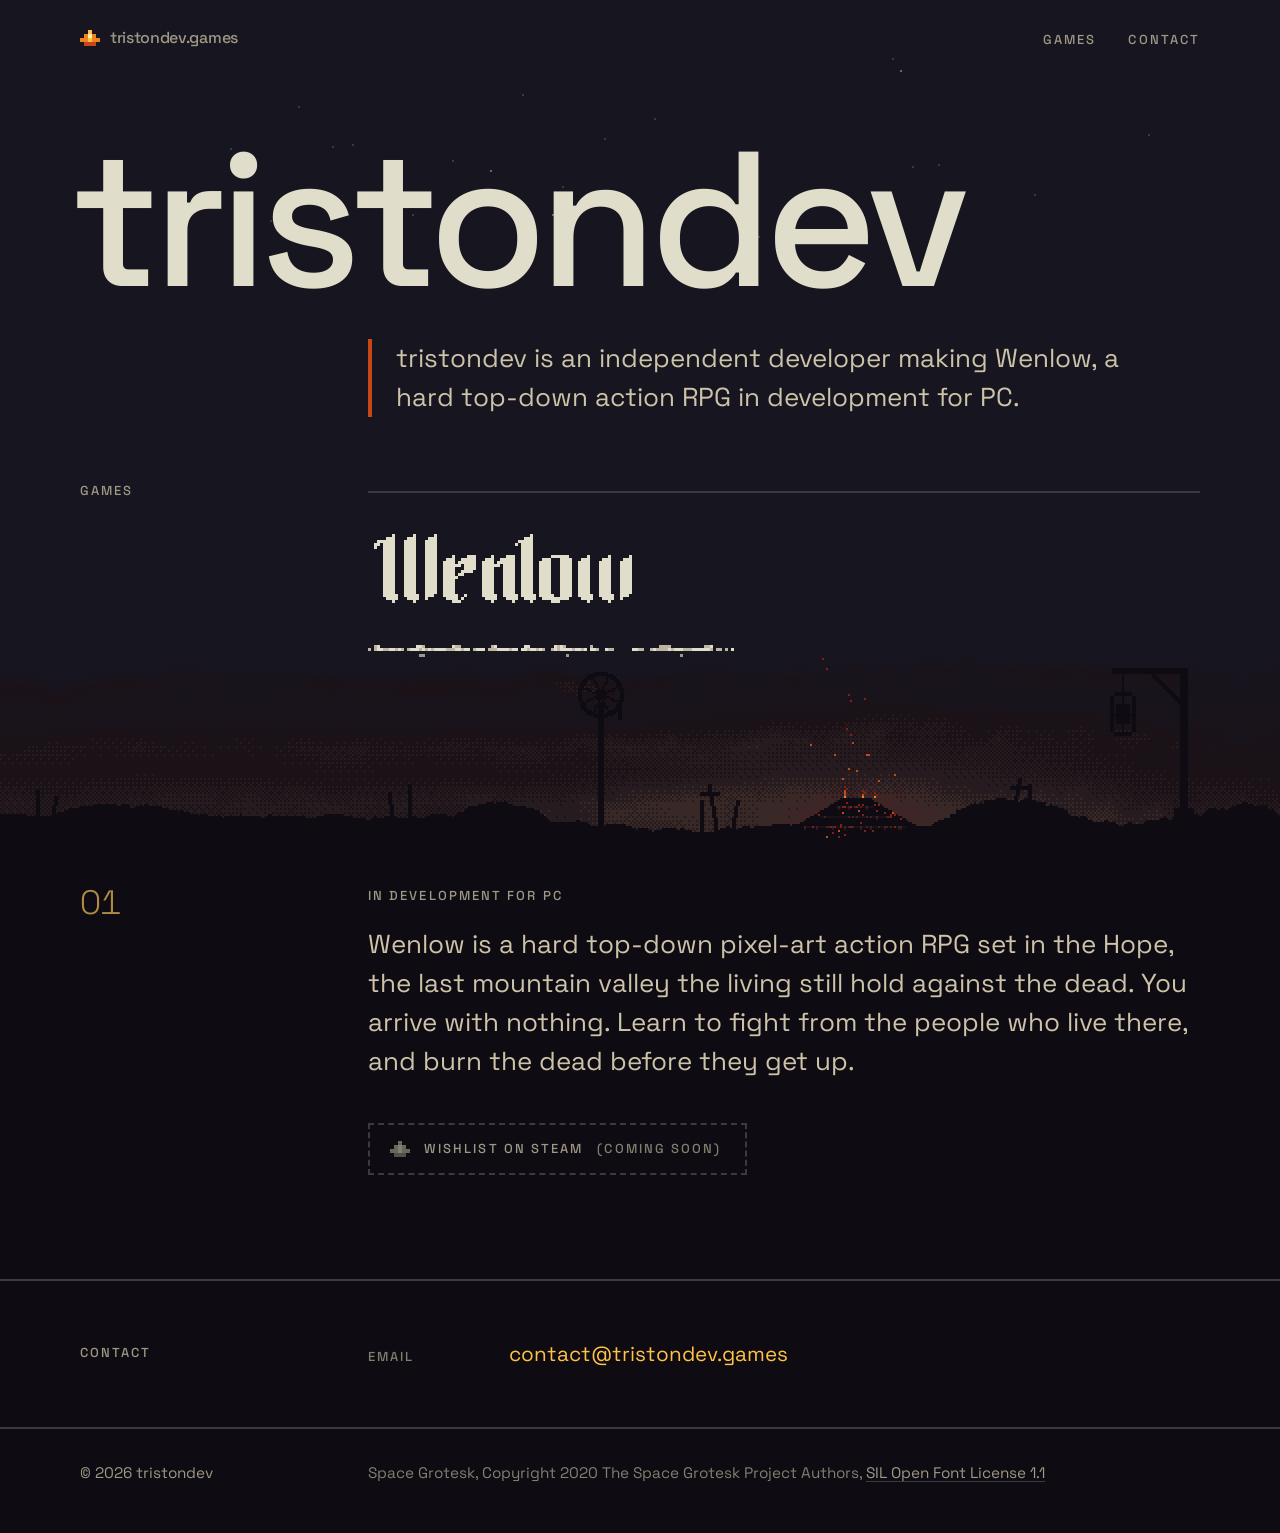
<file: index.html>
<!doctype html>
<html lang="en">
<head>
<meta charset="utf-8">
<meta name="viewport" content="width=device-width, initial-scale=1">
<title>tristondev</title>
<meta name="description" content="tristondev is an independent developer making Wenlow, a hard top-down pixel-art action RPG for PC.">
<meta name="color-scheme" content="dark">
<meta name="theme-color" content="#17151f">
<link rel="canonical" href="https://tristondev.games/">
<meta property="og:type" content="website">
<meta property="og:site_name" content="tristondev">
<meta property="og:url" content="https://tristondev.games/">
<meta property="og:title" content="tristondev">
<meta property="og:description" content="tristondev is an independent developer making Wenlow, a hard top-down pixel-art action RPG for PC.">
<link rel="icon" href="assets/favicon.svg" type="image/svg+xml">
<link rel="preload" href="assets/fonts/SpaceGrotesk-Variable.ttf" as="font" type="font/ttf" crossorigin>
<link rel="stylesheet" href="style.css">
</head>
<body>
<a class="skip" href="#main">Skip to the content</a>

<header class="top">
  <div class="wrap top__row">
    <a class="top__home" href="#main" aria-label="tristondev, home">
      <svg class="coal" viewBox="0 0 5 4" aria-hidden="true" focusable="false" shape-rendering="crispEdges">
        <rect x="2" y="0" width="1" height="1" fill="#ffc247"/>
        <rect x="1" y="1" width="3" height="1" fill="#f08222"/>
        <rect x="2" y="1" width="1" height="1" fill="#fff1a8"/>
        <rect x="0" y="2" width="5" height="1" fill="#f08222"/>
        <rect x="2" y="2" width="1" height="1" fill="#ffc247"/>
        <rect x="1" y="3" width="3" height="1" fill="#c74718"/>
      </svg>
      <span>tristondev.games</span>
    </a>
    <nav aria-label="Site">
      <ul class="top__nav">
        <li><a href="#games">Games</a></li>
        <li><a href="#contact">Contact</a></li>
      </ul>
    </nav>
  </div>
</header>

<main id="main">
  <section class="hero" aria-labelledby="studio">
    <div class="wrap hero__inner">
      <h1 id="studio" class="hero__name">tristondev</h1>
      <p class="hero__about">tristondev is an independent developer making Wenlow, a hard top-down action RPG in development for PC.</p>
    </div>
  </section>

  <section id="games" class="games" aria-labelledby="games-title">
    <div class="wrap games__head">
      <h2 id="games-title" class="label-head">Games</h2>
      <span class="games__rule" aria-hidden="true"></span>
    </div>

    <ol class="games__list">
      <li class="game" aria-labelledby="wenlow-title">
        <div class="band">
          <div class="wrap band__inner">
            <h3 id="wenlow-title" class="game__mark">
              <img src="assets/art/title_wordmark.png" width="122" height="41" alt="Wenlow">
            </h3>
            <span class="band__alt" role="img" aria-label="Wenlow's title scene at dusk: a dark ridge under a night sky, a burning pyre on the ridge, a cart wheel raised on a pole and a cage hanging from a gibbet."></span>
          </div>
          <div class="embers" aria-hidden="true">
            <i></i><i></i><i></i><i></i><i></i><i></i><i></i>
          </div>
        </div>

        <div class="wrap game__body">
          <p class="game__num" aria-hidden="true">01</p>
          <p class="game__meta">In development for PC</p>
          <p class="game__line">Wenlow is a hard top-down pixel-art action RPG set in the Hope, the last mountain valley the living still hold against the dead. You arrive with nothing. Learn to fight from the people who live there, and burn the dead before they get up.</p>
          <p class="game__actions">
            <button class="wish" type="button" disabled aria-disabled="true">
              <svg class="coal coal--cold" viewBox="0 0 5 4" aria-hidden="true" focusable="false" shape-rendering="crispEdges">
                <rect x="2" y="0" width="1" height="1" fill="#69695b"/>
                <rect x="1" y="1" width="3" height="1" fill="#69695b"/>
                <rect x="2" y="1" width="1" height="1" fill="#827f6f"/>
                <rect x="0" y="2" width="5" height="1" fill="#69695b"/>
                <rect x="2" y="2" width="1" height="1" fill="#827f6f"/>
                <rect x="1" y="3" width="3" height="1" fill="#505249"/>
              </svg>
              Wishlist on Steam <span class="wish__soon">(coming soon)</span>
            </button>
          </p>
        </div>
      </li>
    </ol>
  </section>

  <section id="contact" class="contact" aria-labelledby="contact-title">
    <div class="wrap contact__grid">
      <h2 id="contact-title" class="label-head">Contact</h2>
      <dl class="contact__list">
        <div><dt>Email</dt><dd><a href="mailto:contact@tristondev.games">contact@tristondev.games</a></dd></div>
      </dl>
    </div>
  </section>
</main>

<footer class="foot">
  <div class="wrap foot__grid">
    <p class="foot__copy">&copy; 2026 tristondev</p>
    <ul class="foot__credits" aria-label="Font credits">
      <li>Space Grotesk, Copyright 2020 The Space Grotesk Project Authors, <a href="assets/fonts/OFL_SpaceGrotesk.txt">SIL Open Font License&nbsp;1.1</a></li>
    </ul>
  </div>
</footer>
</body>
</html>
</file>
<file: style.css>
/* tristondev.games
   Every colour is a step of Wenlow's palette (the game's UiStyle names in the comments).
   All the words are Space Grotesk; the only pixel lettering is Wenlow's own wordmark picture.
   The two pictures are pixel art and are shown only at whole-number scales: --s is the
   scene's scale, raised at the widths where the 860 px picture would stop covering the page. */

@font-face {
  font-family: "Space Grotesk";
  src: url("assets/fonts/SpaceGrotesk-Variable.ttf") format("truetype");
  font-weight: 300 700;
  font-style: normal;
  font-display: swap;
}

:root {
  /* the scene's own colours */
  --sky: #17151f;        /* the title scene's night sky */
  --ink: #0e0b12;        /* ink 0: the ground below the ridge, every panel */
  /* the UI's words */
  --salt: #e0ddca;       /* bloom 3: headings */
  --text: #ccc3a9;       /* linen 3: words to read */
  --narration: #9e9885;  /* stone 6: labels and quiet words */
  --dim: #827f6f;        /* stone 5: notes on the ground */
  --hair: #393b40;       /* stone 2: rules */
  --brass: #ad8b42;      /* brass 2: a speaker's name; here the list's numbers */
  /* the pyre */
  --fire-1: #c74718;
  --fire-2: #f08222;
  --fire-3: #ffc247;
  --fire-4: #fff1a8;

  --face: "Space Grotesk", "Segoe UI", system-ui, sans-serif;

  --s: 1;                          /* the scene's scale */
  --px: calc(var(--s) * 1px);      /* one art pixel of the scene */
  --gutter: 16px;
  --rail: 0px;                     /* the label column, opened from 860 px up */
  --gap: 0px;

  --name-size: 80px;               /* the studio's name: Space Grotesk 500, tracked -0.04em */
  --lead-size: 20px;               /* the two paragraphs that introduce: the studio and the game */
  --lead-line: 1.5;
  --body-size: 17px;               /* everything else that is read */
  --body-line: 1.55;
  --label-size: 12px;              /* the menu, the labels, the button: capitals, tracked open */
  --label-track: 0.16em;
  --mark-size: 15px;               /* the corner mark */
  --mark: 2;                       /* the wordmark's scale */
  --band-rows: 210;                /* how many of the scene's rows the band shows, up from row 370 */
}

@media (min-width: 860px) {
  :root {
    --s: 2;
    --gutter: 48px;
    --rail: 176px;
    --gap: 48px;
    --name-size: 160px;
    --lead-size: 24px;
    --body-size: 18px;
    --label-size: 13px;
    --mark-size: 16px;
    --mark: 3;
    --band-rows: 180;
  }
}
@media (min-width: 1200px) { :root { --gutter: 80px; --rail: 224px; --gap: 64px; --name-size: 192px; --lead-size: 26px; } }
@media (min-width: 1720px) {
  :root {
    --s: 3; --gutter: 112px; --rail: 320px; --gap: 80px;
    --name-size: 224px; --lead-size: 28px; --body-size: 19px; --label-size: 14px; --mark-size: 17px; --mark: 4;
  }
}
@media (min-width: 2300px) {
  :root { --name-size: 256px; --lead-size: 32px; --body-size: 21px; --label-size: 16px; --mark-size: 20px; }
}
@media (min-width: 2581px) { :root { --s: 4; --name-size: 320px; --lead-size: 36px; --body-size: 23px; --label-size: 17px; --mark-size: 22px; --mark: 5; } }

*, *::before, *::after { box-sizing: border-box; }

html { background: var(--ink); scroll-behavior: smooth; -webkit-text-size-adjust: 100%; text-size-adjust: 100%; }

body {
  margin: 0;
  color: var(--text);
  font: 400 var(--body-size) / var(--body-line) var(--face);
  font-kerning: normal;
  -webkit-font-smoothing: antialiased;
  -moz-osx-font-smoothing: grayscale;
  /* the scene's stars sit in its top 124 rows; below them the sky is one flat colour */
  background:
    linear-gradient(to bottom, transparent calc(124 * var(--px)), var(--sky) 0) top center / 100% 100% no-repeat,
    url("assets/art/title_scene.png") top center / calc(860 * var(--px)) calc(400 * var(--px)) no-repeat,
    var(--sky);
  image-rendering: pixelated;
  overflow-x: hidden;
}

img { image-rendering: pixelated; }

.wrap {
  width: 100%;
  max-width: calc(2400px + 2 * var(--gutter));
  margin-inline: auto;
  padding-inline: var(--gutter);
}

a { color: var(--fire-3); text-decoration: none; }
a:hover { color: var(--fire-4); }
:focus-visible { outline: 2px solid var(--fire-3); outline-offset: 4px; }

/* the quiet partner: small capitals, tracked open, for the menu, the labels and the button */
.skip, .top__nav a, .label-head, .game__meta, .contact__list dt, .wish {
  font: 500 var(--label-size) / 1.6 var(--face);
  letter-spacing: var(--label-track);
  text-transform: uppercase;
}

.skip {
  position: absolute; left: var(--gutter); top: -64px; z-index: 10;
  padding: 8px 16px; background: var(--ink); color: var(--fire-3);
}
.skip:focus { top: 16px; }

/* ---------- the header ---------- */

.top__row {
  display: flex; align-items: center; justify-content: space-between; gap: 16px;
  padding-block: 24px;
}
.top__home {
  display: inline-flex; align-items: center; gap: 10px;
  font: 500 var(--mark-size) / 1 var(--face);
  letter-spacing: -0.02em;
  color: var(--narration);
}
.top__nav a { display: inline-flex; align-items: center; color: var(--narration); }
.top__home:hover, .top__nav a:hover { color: var(--salt); }
.top__nav { display: flex; gap: 32px; margin: 0; padding: 0; list-style: none; }

/* the ember stays pixel: 5 by 4 art pixels, shown at a whole scale */
.coal { width: 20px; height: 16px; flex: none; image-rendering: pixelated; }
@media (min-width: 2300px) { .coal { width: 25px; height: 20px; } }

/* ---------- the studio ---------- */

.hero__inner {
  padding-block: calc(24 * var(--px)) calc(32 * var(--px));
  display: grid;
  grid-template-columns: var(--rail) minmax(0, 1fr);
  column-gap: var(--gap);
}
.hero__name {
  grid-column: 1 / -1;
  margin: 0 0 0 -0.04em;
  /* never wider than the page: the name is about 4.7 of its own sizes wide */
  font: 500 min(var(--name-size), calc((100vw - 2 * var(--gutter)) / 4.85)) / 1 var(--face);
  letter-spacing: -0.04em;
  color: var(--salt);
  text-rendering: optimizeLegibility;
  white-space: nowrap;
}
.hero__about {
  grid-column: 2;
  max-width: 30em;
  margin: calc(var(--lead-size) * 0.9) 0 0;
  padding-left: 24px;
  border-left: 4px solid var(--fire-1);
  font-size: var(--lead-size);
  line-height: var(--lead-line);
  color: var(--text);
  text-wrap: pretty;
}

/* ---------- the games ---------- */

.label-head { margin: 0; color: var(--narration); }

.games__head {
  display: grid;
  grid-template-columns: var(--rail) minmax(0, 1fr);
  column-gap: var(--gap);
  align-items: center;
  padding-block: 0 calc(8 * var(--px));
}
.games__rule { height: 2px; background: var(--hair); }

.games__list { list-style: none; margin: 0; padding: 0; }

/* the band: the scene's rows up to 370 (from 190 on wide screens, from 160 on phones, where the
   wordmark needs more sky), so the ridge and the pyre sit near its foot */
.band {
  position: relative;
  height: calc(var(--band-rows) * var(--px));
  background: url("assets/art/title_scene.png") center calc(100% + 30 * var(--px)) / calc(860 * var(--px)) calc(400 * var(--px)) no-repeat var(--sky);
  image-rendering: pixelated;
  overflow: hidden;
}
.band__inner {
  display: grid;
  grid-template-columns: var(--rail) minmax(0, 1fr);
  column-gap: var(--gap);
  padding-top: calc(8 * var(--px));
}
.game__mark { grid-column: 2; margin: 0; line-height: 0; }
.game__mark img {
  width: calc(122px * var(--mark));
  height: calc(41px * var(--mark));
  max-width: none;
}

/* the embers: the pyre's top sits 107 art pixels right of the picture's centre and 44 above the band's foot */
.embers {
  position: absolute;
  left: calc(50% + 107 * var(--px));
  bottom: calc(46 * var(--px));
  width: 0; height: 0;
}
.embers i {
  position: absolute; left: 0; bottom: 0;
  width: var(--px); height: var(--px);
  background: var(--fire-2);
  opacity: 0;
  animation: rise var(--t, 6s) steps(var(--steps, 40)) var(--d, 0s) infinite;
}
.embers i:nth-child(1) { --dx: -3; --dy: 70;  --t: 5.2s; --d: 0s;   --steps: 35; background: var(--fire-3); }
.embers i:nth-child(2) { --dx: 4;  --dy: 95;  --t: 7.0s; --d: 1.1s; --steps: 48; }
.embers i:nth-child(3) { --dx: -6; --dy: 60;  --t: 4.6s; --d: 2.3s; --steps: 30; background: var(--fire-1); }
.embers i:nth-child(4) { --dx: 2;  --dy: 110; --t: 8.2s; --d: 3.0s; --steps: 55; }
.embers i:nth-child(5) { --dx: 7;  --dy: 80;  --t: 6.1s; --d: 4.4s; --steps: 40; background: var(--fire-3); }
.embers i:nth-child(6) { --dx: -2; --dy: 105; --t: 7.6s; --d: 5.2s; --steps: 50; background: var(--fire-1); }
.embers i:nth-child(7) { --dx: 1;  --dy: 75;  --t: 5.6s; --d: 6.3s; --steps: 38; }

@keyframes rise {
  0%   { transform: translate(0, 0); opacity: 0; }
  8%   { opacity: 1; }
  60%  { opacity: .8; }
  100% { transform: translate(calc(var(--dx) * var(--px)), calc(var(--dy) * -1 * var(--px))); opacity: 0; }
}

.game__body {
  background: var(--ink);
  display: grid;
  grid-template-columns: var(--rail) minmax(0, 1fr);
  column-gap: var(--gap);
  padding-block: calc(4 * var(--px)) calc(var(--lead-size) * 4);
}
/* the ground runs the whole width, past the wrap */
.game { background: var(--ink); }

.game__num {
  margin: 0;
  font: 300 calc(var(--label-size) * 2.6) / 1 var(--face);
  letter-spacing: -0.02em;
  font-variant-numeric: tabular-nums;
  color: var(--brass);
}
.game__meta {
  grid-column: 2;
  margin: 0 0 calc(var(--lead-size) * 0.7);
  color: var(--narration);
}
.game__line {
  grid-column: 2;
  max-width: 34em;
  margin: 0;
  font-size: var(--lead-size);
  line-height: var(--lead-line);
  color: var(--text);
  text-wrap: pretty;
}
.game__actions { grid-column: 2; margin: calc(var(--lead-size) * 1.6) 0 0; }

.wish {
  display: inline-flex; align-items: center; gap: 14px;
  padding: 14px 24px 14px 20px;
  border: 2px dashed var(--hair);
  background: transparent;
  color: var(--narration);
  cursor: not-allowed;
}
.wish__soon { color: var(--dim); }

/* ---------- contact ---------- */

.contact { background: var(--ink); border-top: 2px solid var(--hair); }
.contact__grid {
  display: grid;
  grid-template-columns: var(--rail) minmax(0, 1fr);
  column-gap: var(--gap);
  padding-block: calc(var(--lead-size) * 2.2);
}
.contact .label-head { padding-top: 0.3em; }
.contact__list { margin: 0; display: grid; gap: 10px; }
.contact__list div { display: flex; flex-wrap: wrap; column-gap: 24px; align-items: baseline; }
.contact__list dt { min-width: 9em; color: var(--dim); }
.contact__list dd { margin: 0; font-size: calc(var(--body-size) * 1.15); line-height: var(--lead-line); }

/* ---------- footer ---------- */

.foot { background: var(--ink); border-top: 2px solid var(--hair); }
.foot__grid {
  display: grid;
  grid-template-columns: var(--rail) minmax(0, 1fr);
  column-gap: var(--gap);
  padding-block: 32px 48px;
  font-size: calc(var(--body-size) * 0.85);
  line-height: 1.6;
  color: var(--dim);
}
.foot__copy { margin: 0; color: var(--narration); }
.foot__credits { margin: 0; padding: 0; list-style: none; }
.foot__credits a { color: var(--narration); text-decoration: underline; text-decoration-color: var(--hair); text-underline-offset: 3px; }
.foot__credits a:hover { color: var(--salt); text-decoration-color: currentColor; }

/* the band's picture is named for screen readers by an empty element, so the heading inside the band stays a heading */
.band__alt { position: absolute; width: 1px; height: 1px; overflow: hidden; clip-path: inset(50%); }

/* ---------- the page that is not here (404.html) ---------- */

.lost__inner {
  padding-block: calc(24 * var(--px)) calc(64 * var(--px));
  display: grid;
  grid-template-columns: var(--rail) minmax(0, 1fr);
  column-gap: var(--gap);
  align-content: start;
  min-height: 60vh;
}
.lost__title {
  grid-column: 1 / -1;
  margin: 0 0 0 -0.04em;
  font: 500 min(calc(var(--name-size) * 0.5), calc((100vw - 2 * var(--gutter)) / 7)) / 1.05 var(--face);
  letter-spacing: -0.035em;
  color: var(--salt);
  text-wrap: balance;
}
.lost__home {
  grid-column: 2;
  margin: calc(var(--lead-size) * 1.2) 0 0;
  padding-left: 24px;
  border-left: 4px solid var(--fire-1);
  font-size: var(--lead-size);
  line-height: var(--lead-line);
}

/* ---------- wide screens: the about stands beside the name, so the pyre is in the first view ---------- */

@media (min-width: 1720px) {
  .hero__inner { grid-template-columns: auto minmax(0, 1fr); align-items: end; }
  .hero__name { grid-column: 1; }
  .hero__about { grid-column: 2; margin: 0 0 calc(var(--name-size) * 0.14) var(--gap); max-width: 22em; }
}

/* ---------- phones: one column, the rail folds above ---------- */

@media (max-width: 859px) {
  .hero__inner, .games__head, .band__inner, .game__body, .contact__grid, .foot__grid, .lost__inner { grid-template-columns: minmax(0, 1fr); }
  .hero__about, .game__mark, .game__meta, .game__line, .game__actions, .lost__home { grid-column: 1; }
  .game__num { display: none; }
  .hero__about, .lost__home { padding-left: 16px; }
  .games__head { grid-template-columns: auto minmax(0, 1fr); column-gap: 16px; padding-bottom: 16px; }
  .contact .label-head { padding: 0 0 16px; }
  .foot__copy { margin-bottom: 12px; }
  .top__nav { gap: 22px; }
  .top__home span { display: none; }
  .wish { flex-wrap: wrap; row-gap: 4px; gap: 12px; padding: 13px 16px; letter-spacing: 0.12em; }
}

@media (prefers-reduced-motion: reduce) {
  html { scroll-behavior: auto; }
  .embers { display: none; }
}
</file>
